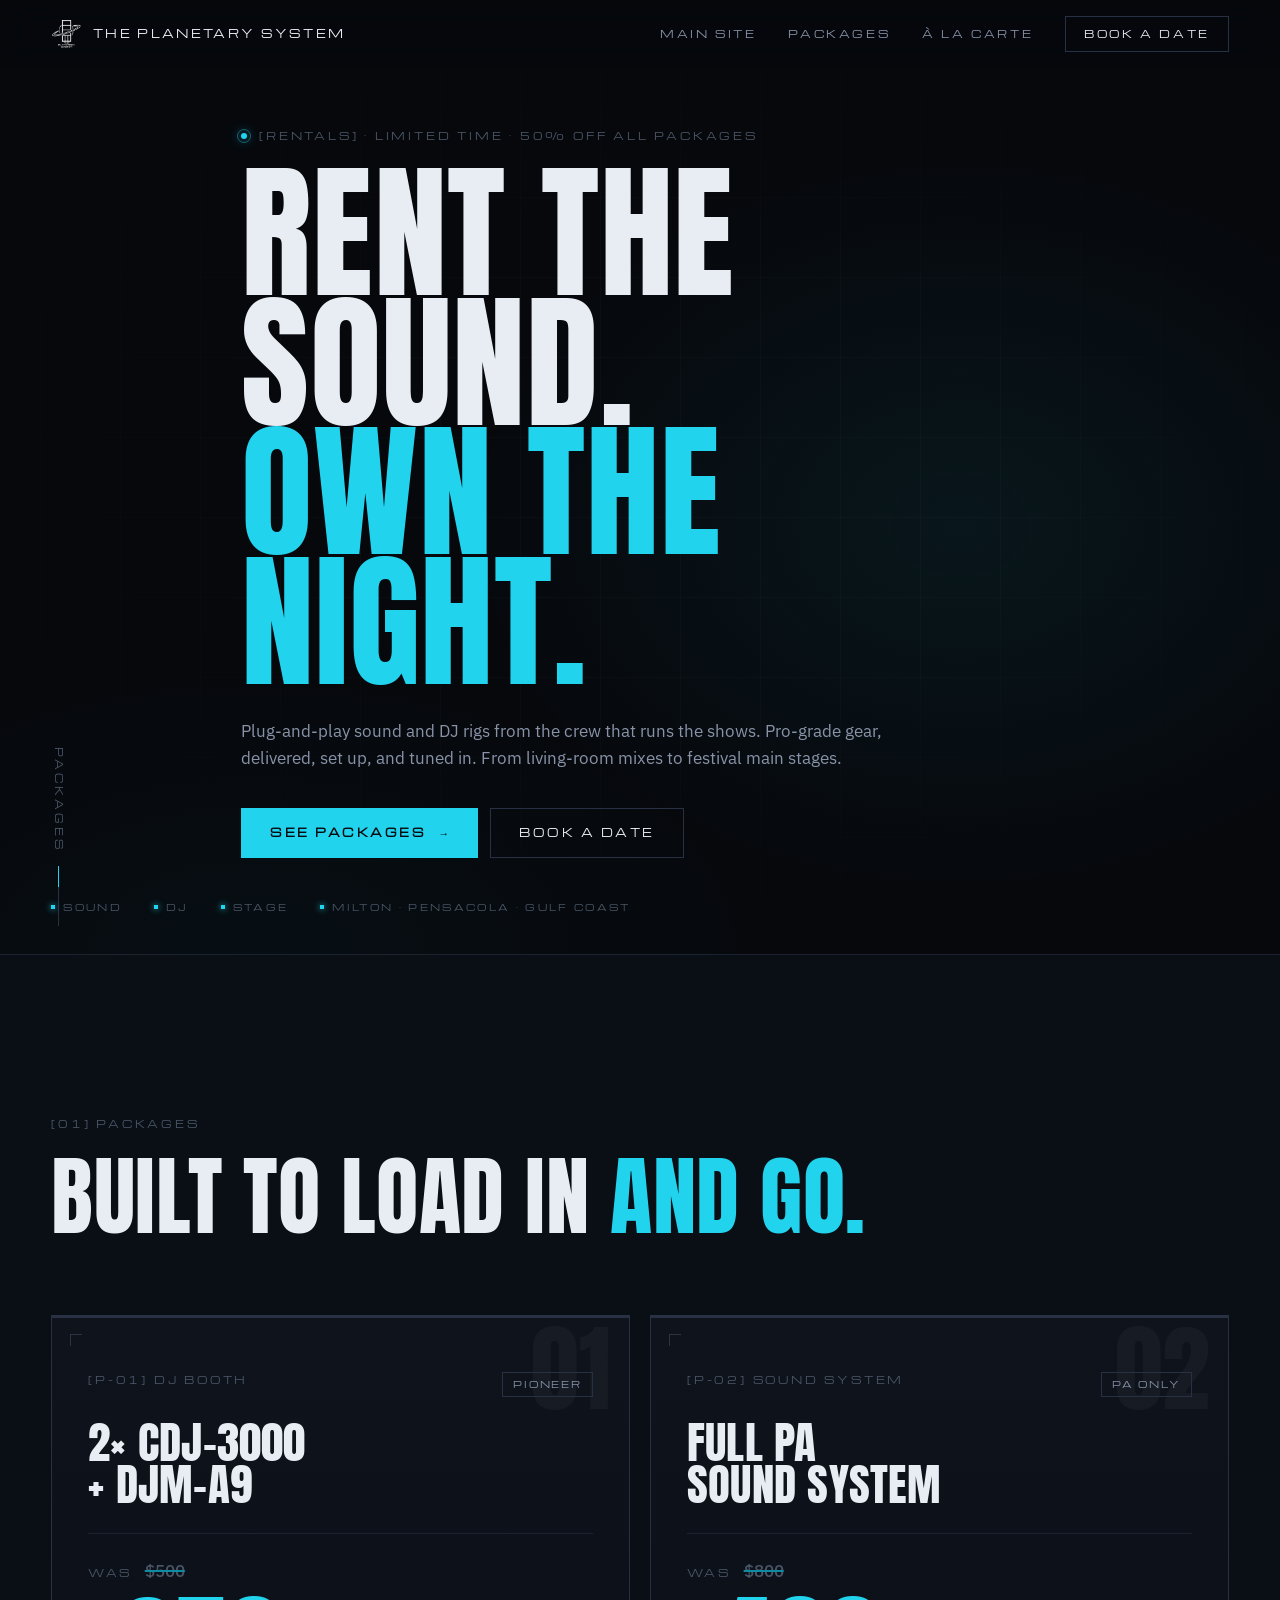
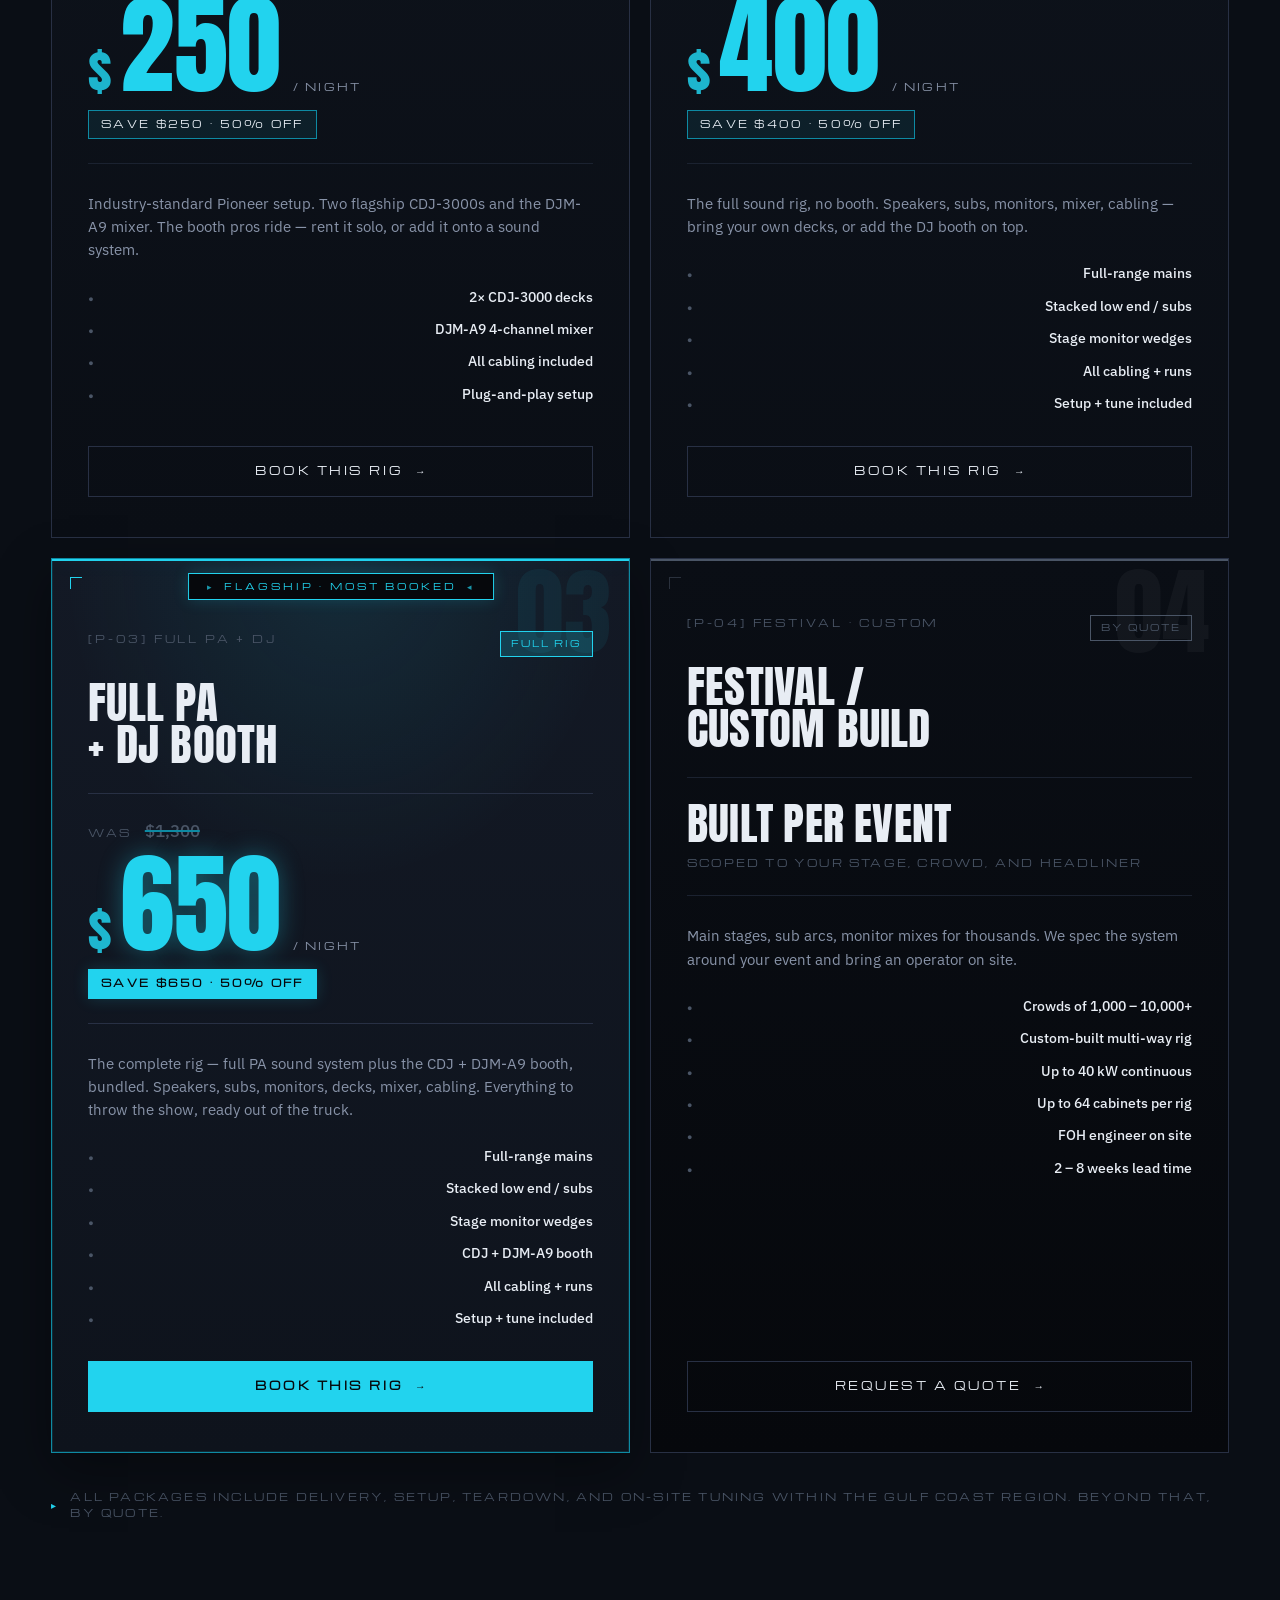
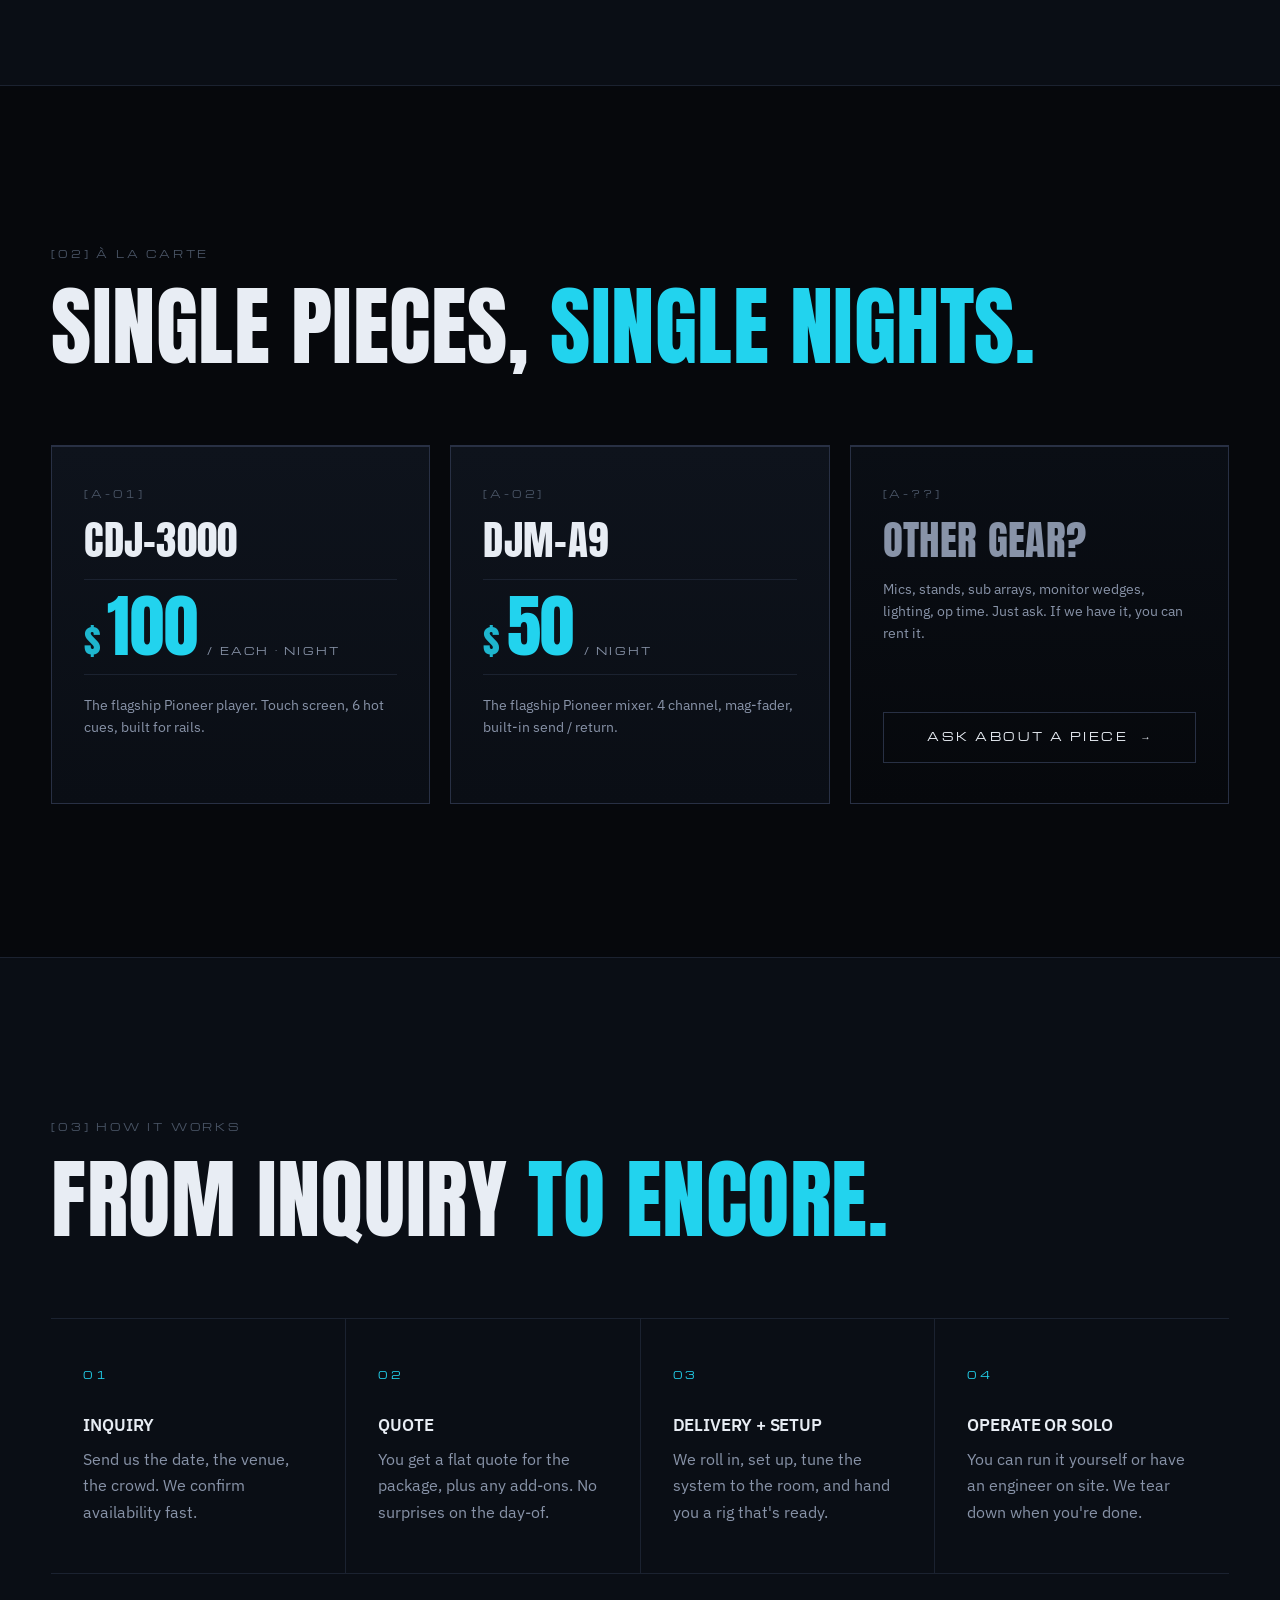
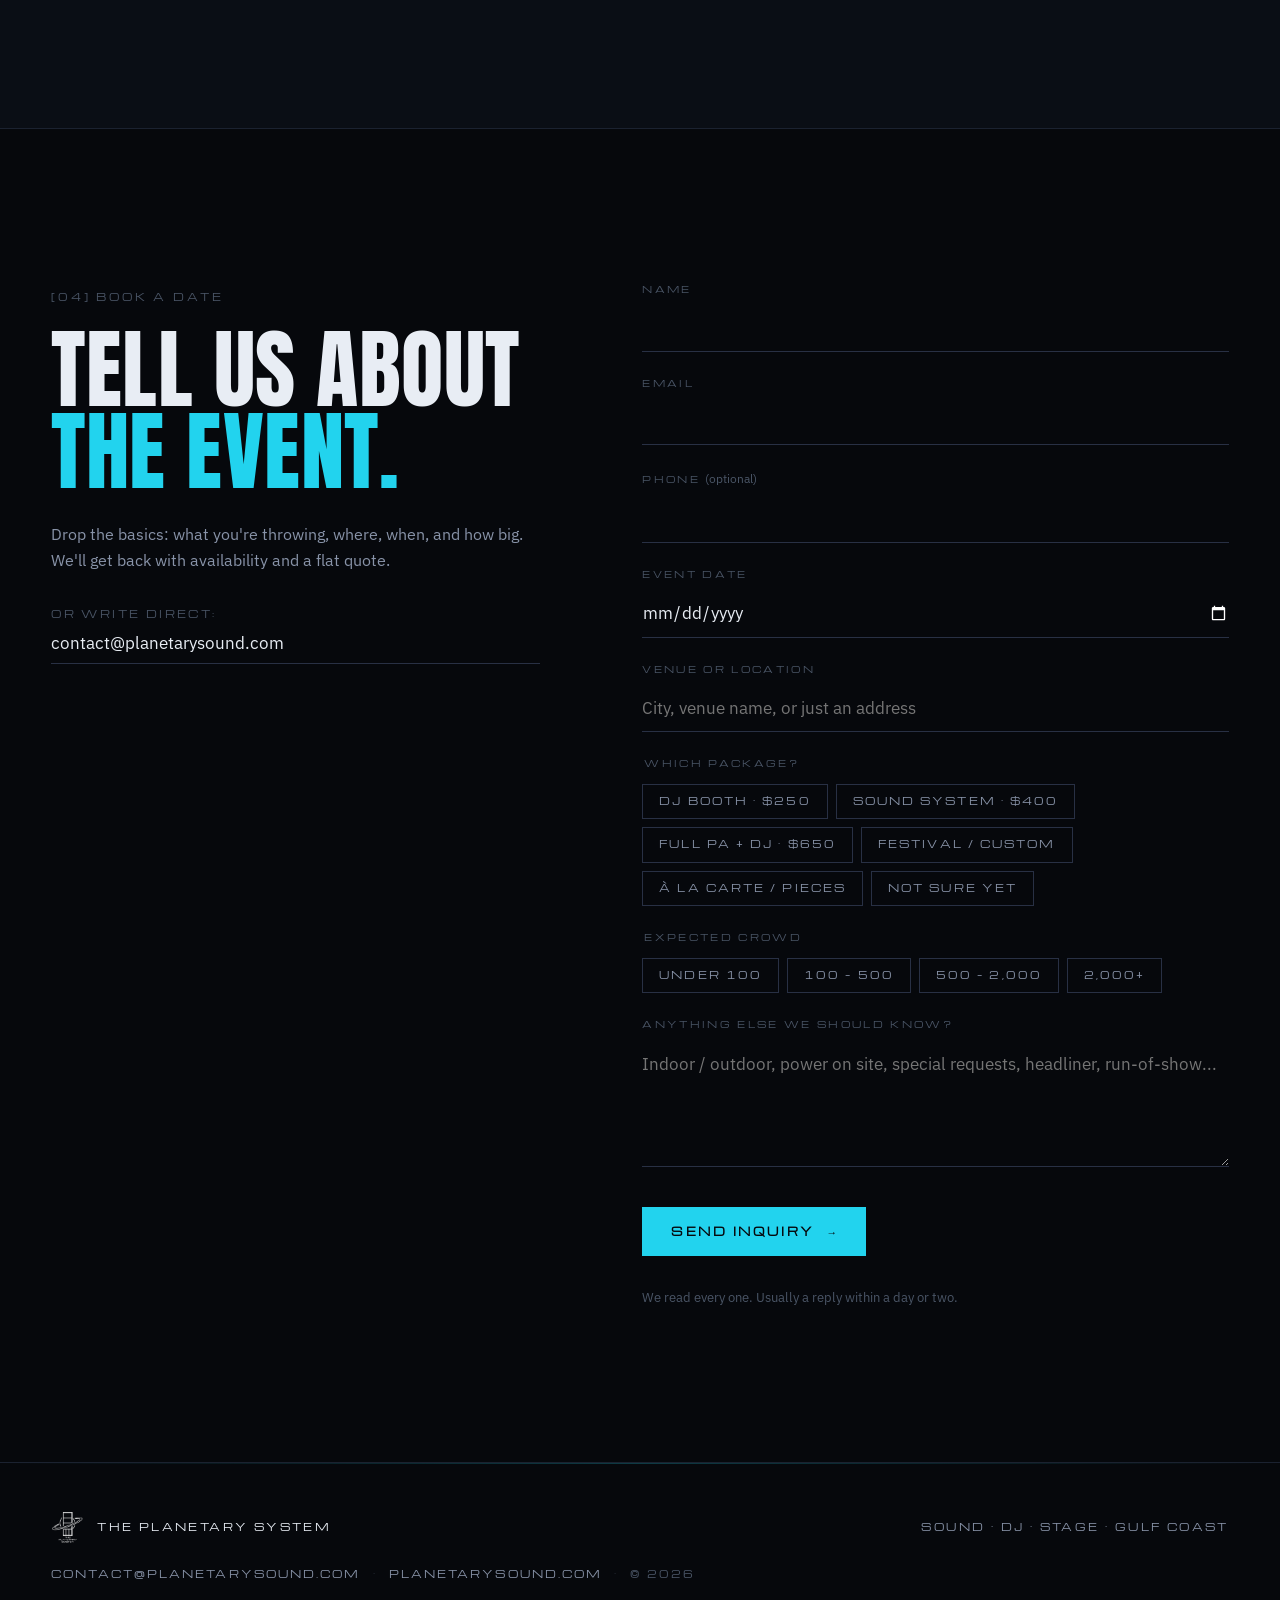
<file: rental.html>
<!doctype html>
<html lang="en">
<head>
  <meta charset="utf-8" />
  <meta name="viewport" content="width=device-width, initial-scale=1" />
  <title>Sound &amp; DJ Rentals · The Planetary System</title>
  <meta name="description" content="Plug-and-play sound &amp; DJ rentals on the Florida Gulf Coast. Full PA + DJ systems, CDJ-3000 booths, festival-scale custom rigs. From the crew that runs the shows." />
  <meta name="theme-color" content="#06080c" />

  <meta property="og:title" content="Sound &amp; DJ Rentals · The Planetary System" />
  <meta property="og:description" content="Plug-and-play rental rigs. Limited-time 50% off all packages." />
  <meta property="og:type" content="website" />
  <meta property="og:url" content="https://rental.planetarysound.com/" />
  <meta property="og:image" content="https://planetarysound.com/assets/og.png" />
  <meta name="twitter:card" content="summary_large_image" />

  <link rel="icon" type="image/png" href="/assets/logo.png" />
  <link rel="apple-touch-icon" href="/assets/logo.png" />

  <link rel="preconnect" href="https://fonts.googleapis.com" />
  <link rel="preconnect" href="https://fonts.gstatic.com" crossorigin />
  <link href="https://fonts.googleapis.com/css2?family=Anton&family=IBM+Plex+Sans:wght@300;400;500;600;700&family=Michroma&display=swap" rel="stylesheet" />

  <link rel="stylesheet" href="/styles.css?v=3" />
</head>
<body>

  <header class="topbar">
    <div class="shell topbar-inner">
      <a href="https://planetarysound.com/" class="brand" aria-label="The Planetary System, home">
        <img src="/assets/logo.png" alt="" class="brand-mark" />
        <span class="brand-wordmark">The Planetary System</span>
      </a>
      <button class="mobile-toggle" aria-expanded="false" aria-controls="primary-nav">
        <span class="sr-only">Menu</span>
        <span class="mobile-toggle-bar"></span>
        <span class="mobile-toggle-bar"></span>
      </button>
      <nav class="nav" id="primary-nav" aria-label="Primary">
        <a href="https://planetarysound.com/">Main Site</a>
        <a href="#packages">Packages</a>
        <a href="#a-la-carte">À la carte</a>
        <a href="#book" class="nav-cta">Book a date</a>
      </nav>
    </div>
  </header>

  <main id="top">

    <!-- HERO ============================================================ -->
    <section class="hero rental-hero">
      <div class="shell hero-content rental-hero-content">
        <p class="eyebrow">
          <span class="eyebrow-dot"></span>
          [Rentals] · Limited time · 50% off all packages
        </p>
        <h1 class="display">
          Rent the sound.<br />
          <span class="signal">Own the night.</span>
        </h1>
        <p class="lede">
          Plug-and-play sound and DJ rigs from the crew that runs the shows. Pro-grade gear, delivered, set up, and tuned in. From living-room mixes to festival main stages.
        </p>
        <div class="hero-actions">
          <a href="#packages" class="btn btn-primary">See packages<span class="arrow" aria-hidden="true">→</span></a>
          <a href="#book" class="btn btn-ghost">Book a date</a>
        </div>
      </div>

      <div class="hero-readout" aria-hidden="true">
        <span><span class="tick"></span>SOUND</span>
        <span><span class="tick"></span>DJ</span>
        <span><span class="tick"></span>STAGE</span>
        <span><span class="tick"></span>MILTON · PENSACOLA · GULF COAST</span>
      </div>

      <div class="hero-scroll" aria-hidden="true">
        <span class="hero-scroll-label">Packages</span>
        <span class="hero-scroll-line"></span>
      </div>
    </section>

    <!-- PACKAGES ======================================================== -->
    <section class="packages" id="packages">
      <div class="shell">
        <header class="section-head">
          <p class="section-label">[01] Packages</p>
          <h2 class="h2">Built to load in <span class="signal">and go.</span></h2>
        </header>

        <div class="pricing-grid">

          <!-- P-01 DJ BOOTH -->
          <article class="price-card" data-pnum="01">
            <span class="card-ghost-num" aria-hidden="true">01</span>
            <div class="price-card-head">
              <p class="card-label">[P-01] DJ Booth</p>
              <span class="price-badge">Pioneer</span>
            </div>
            <h3 class="price-name">2× CDJ-3000<br />+ DJM-A9</h3>

            <div class="price-block">
              <div class="was-chip">Was <span class="was">$500</span></div>
              <div class="now-row">
                <span class="dollar" aria-hidden="true">$</span><span class="now">250</span><span class="per">/ night</span>
              </div>
              <div class="save-chip">Save $250 · 50% off</div>
            </div>

            <p class="price-blurb">
              Industry-standard Pioneer setup. Two flagship CDJ-3000s and the DJM-A9 mixer. The booth pros ride — rent it solo, or add it onto a sound system.
            </p>
            <ul class="spec-list spec-list-pricing">
              <li><span class="spec-dot" aria-hidden="true">●</span><span>2× CDJ-3000 decks</span></li>
              <li><span class="spec-dot" aria-hidden="true">●</span><span>DJM-A9 4-channel mixer</span></li>
              <li><span class="spec-dot" aria-hidden="true">●</span><span>All cabling included</span></li>
              <li><span class="spec-dot" aria-hidden="true">●</span><span>Plug-and-play setup</span></li>
            </ul>
            <a href="#book" class="btn btn-ghost card-cta" data-package="DJ Booth">
              Book this rig<span class="arrow" aria-hidden="true">→</span>
            </a>
          </article>

          <!-- P-02 SOUND SYSTEM (PA only) -->
          <article class="price-card" data-pnum="02">
            <span class="card-ghost-num" aria-hidden="true">02</span>
            <div class="price-card-head">
              <p class="card-label">[P-02] Sound System</p>
              <span class="price-badge">PA only</span>
            </div>
            <h3 class="price-name">Full PA<br />Sound System</h3>

            <div class="price-block">
              <div class="was-chip">Was <span class="was">$800</span></div>
              <div class="now-row">
                <span class="dollar" aria-hidden="true">$</span><span class="now">400</span><span class="per">/ night</span>
              </div>
              <div class="save-chip">Save $400 · 50% off</div>
            </div>

            <p class="price-blurb">
              The full sound rig, no booth. Speakers, subs, monitors, mixer, cabling — bring your own decks, or add the DJ booth on top.
            </p>
            <ul class="spec-list spec-list-pricing">
              <li><span class="spec-dot" aria-hidden="true">●</span><span>Full-range mains</span></li>
              <li><span class="spec-dot" aria-hidden="true">●</span><span>Stacked low end / subs</span></li>
              <li><span class="spec-dot" aria-hidden="true">●</span><span>Stage monitor wedges</span></li>
              <li><span class="spec-dot" aria-hidden="true">●</span><span>All cabling + runs</span></li>
              <li><span class="spec-dot" aria-hidden="true">●</span><span>Setup + tune included</span></li>
            </ul>
            <a href="#book" class="btn btn-ghost card-cta" data-package="Sound System">
              Book this rig<span class="arrow" aria-hidden="true">→</span>
            </a>
          </article>

          <!-- P-03 FULL PA + DJ (featured) -->
          <article class="price-card price-card-featured" data-pnum="03">
            <div class="price-card-ribbon" aria-label="Flagship rig, most booked">
              <span class="ribbon-tick">▸</span> Flagship · Most booked <span class="ribbon-tick">◂</span>
            </div>
            <span class="card-ghost-num" aria-hidden="true">03</span>
            <div class="price-card-head">
              <p class="card-label">[P-03] Full PA + DJ</p>
              <span class="price-badge price-badge-featured">Full rig</span>
            </div>
            <h3 class="price-name">Full PA<br />+ DJ Booth</h3>

            <div class="price-block">
              <div class="was-chip">Was <span class="was">$1,300</span></div>
              <div class="now-row">
                <span class="dollar" aria-hidden="true">$</span><span class="now">650</span><span class="per">/ night</span>
              </div>
              <div class="save-chip save-chip-featured">Save $650 · 50% off</div>
            </div>

            <p class="price-blurb">
              The complete rig — full PA sound system plus the CDJ + DJM-A9 booth, bundled. Speakers, subs, monitors, decks, mixer, cabling. Everything to throw the show, ready out of the truck.
            </p>
            <ul class="spec-list spec-list-pricing">
              <li><span class="spec-dot" aria-hidden="true">●</span><span>Full-range mains</span></li>
              <li><span class="spec-dot" aria-hidden="true">●</span><span>Stacked low end / subs</span></li>
              <li><span class="spec-dot" aria-hidden="true">●</span><span>Stage monitor wedges</span></li>
              <li><span class="spec-dot" aria-hidden="true">●</span><span>CDJ + DJM-A9 booth</span></li>
              <li><span class="spec-dot" aria-hidden="true">●</span><span>All cabling + runs</span></li>
              <li><span class="spec-dot" aria-hidden="true">●</span><span>Setup + tune included</span></li>
            </ul>
            <a href="#book" class="btn btn-primary card-cta" data-package="Full PA + DJ">
              Book this rig<span class="arrow" aria-hidden="true">→</span>
            </a>
          </article>

          <!-- P-04 FESTIVAL / CUSTOM -->
          <article class="price-card price-card-quote" data-pnum="04">
            <span class="card-ghost-num" aria-hidden="true">04</span>
            <div class="price-card-head">
              <p class="card-label">[P-04] Festival · Custom</p>
              <span class="price-badge price-badge-quote">By quote</span>
            </div>
            <h3 class="price-name">Festival /<br />Custom Build</h3>

            <div class="price-block price-block-quote">
              <div class="quote-label">Built per event</div>
              <div class="quote-meta">Scoped to your stage, crowd, and headliner</div>
            </div>

            <p class="price-blurb">
              Main stages, sub arcs, monitor mixes for thousands. We spec the system around your event and bring an operator on site.
            </p>
            <ul class="spec-list spec-list-pricing">
              <li><span class="spec-dot" aria-hidden="true">●</span><span>Crowds of 1,000 – 10,000+</span></li>
              <li><span class="spec-dot" aria-hidden="true">●</span><span>Custom-built multi-way rig</span></li>
              <li><span class="spec-dot" aria-hidden="true">●</span><span>Up to 40 kW continuous</span></li>
              <li><span class="spec-dot" aria-hidden="true">●</span><span>Up to 64 cabinets per rig</span></li>
              <li><span class="spec-dot" aria-hidden="true">●</span><span>FOH engineer on site</span></li>
              <li><span class="spec-dot" aria-hidden="true">●</span><span>2 – 8 weeks lead time</span></li>
            </ul>
            <a href="#book" class="btn btn-ghost card-cta" data-package="Festival / Custom">
              Request a quote<span class="arrow" aria-hidden="true">→</span>
            </a>
          </article>

        </div>

        <p class="packages-foot">
          <span class="packages-foot-tick">▸</span>
          All packages include delivery, setup, teardown, and on-site tuning within the Gulf Coast region. Beyond that, by quote.
        </p>
      </div>
    </section>

    <!-- À LA CARTE ===================================================== -->
    <section class="a-la-carte" id="a-la-carte">
      <div class="shell">
        <header class="section-head">
          <p class="section-label">[02] À la carte</p>
          <h2 class="h2">Single pieces, <span class="signal">single nights.</span></h2>
        </header>

        <div class="alc-grid">
          <article class="alc-item">
            <p class="card-label">[A-01]</p>
            <h3 class="alc-name">CDJ-3000</h3>
            <div class="alc-price-row">
              <span class="dollar" aria-hidden="true">$</span><span class="now">100</span><span class="per">/ each · night</span>
            </div>
            <p class="alc-blurb">
              The flagship Pioneer player. Touch screen, 6 hot cues, built for rails.
            </p>
          </article>

          <article class="alc-item">
            <p class="card-label">[A-02]</p>
            <h3 class="alc-name">DJM-A9</h3>
            <div class="alc-price-row">
              <span class="dollar" aria-hidden="true">$</span><span class="now">50</span><span class="per">/ night</span>
            </div>
            <p class="alc-blurb">
              The flagship Pioneer mixer. 4 channel, mag-fader, built-in send / return.
            </p>
          </article>

          <article class="alc-item alc-more">
            <p class="card-label">[A-??]</p>
            <h3 class="alc-name">Other gear?</h3>
            <p class="alc-blurb">
              Mics, stands, sub arrays, monitor wedges, lighting, op time. Just ask. If we have it, you can rent it.
            </p>
            <a href="#book" class="btn btn-ghost alc-cta">
              Ask about a piece<span class="arrow" aria-hidden="true">→</span>
            </a>
          </article>
        </div>
      </div>
    </section>

    <!-- HOW IT WORKS =================================================== -->
    <section class="process" id="how">
      <div class="shell">
        <header class="section-head">
          <p class="section-label">[03] How it works</p>
          <h2 class="h2">From inquiry <span class="signal">to encore.</span></h2>
        </header>

        <ol class="process-steps">
          <li class="process-step">
            <p class="step-num">01</p>
            <h3 class="h4">Inquiry</h3>
            <p class="prose">
              Send us the date, the venue, the crowd. We confirm availability fast.
            </p>
          </li>
          <li class="process-step">
            <p class="step-num">02</p>
            <h3 class="h4">Quote</h3>
            <p class="prose">
              You get a flat quote for the package, plus any add-ons. No surprises on the day-of.
            </p>
          </li>
          <li class="process-step">
            <p class="step-num">03</p>
            <h3 class="h4">Delivery + setup</h3>
            <p class="prose">
              We roll in, set up, tune the system to the room, and hand you a rig that's ready.
            </p>
          </li>
          <li class="process-step">
            <p class="step-num">04</p>
            <h3 class="h4">Operate or solo</h3>
            <p class="prose">
              You can run it yourself or have an engineer on site. We tear down when you're done.
            </p>
          </li>
        </ol>
      </div>
    </section>

    <!-- BOOK / INQUIRY ================================================= -->
    <section class="contact" id="book">
      <div class="shell contact-grid">
        <div class="contact-intro">
          <p class="section-label">[04] Book a date</p>
          <h2 class="h2">Tell us about <span class="signal">the event.</span></h2>
          <p class="prose">
            Drop the basics: what you're throwing, where, when, and how big. We'll get back with availability and a flat quote.
          </p>
          <p class="contact-direct">
            Or write direct:
            <a href="mailto:contact@planetarysound.com">contact@planetarysound.com</a>
          </p>
        </div>

        <form
          class="quote-form"
          action="https://formsubmit.co/contact@planetarysound.com"
          method="POST"
          novalidate
        >
          <input type="hidden" name="_subject" value="New rental inquiry · rental.planetarysound.com" />
          <input type="hidden" name="_template" value="table" />
          <input type="hidden" name="_captcha" value="true" />
          <input type="hidden" name="_next" value="https://planetarysound.com/thanks.html" />
          <input type="text" name="_honey" style="display:none" tabindex="-1" autocomplete="off" />

          <label class="field">
            <span class="field-label">Name</span>
            <input type="text" name="name" required autocomplete="name" />
          </label>

          <label class="field">
            <span class="field-label">Email</span>
            <input type="email" name="email" required autocomplete="email" />
          </label>

          <label class="field">
            <span class="field-label">Phone <span class="field-hint">(optional)</span></span>
            <input type="tel" name="phone" autocomplete="tel" />
          </label>

          <label class="field">
            <span class="field-label">Event date</span>
            <input type="date" name="event_date" />
          </label>

          <label class="field">
            <span class="field-label">Venue or location</span>
            <input type="text" name="venue" placeholder="City, venue name, or just an address" />
          </label>

          <fieldset class="field field-radio">
            <legend class="field-label">Which package?</legend>
            <div class="radio-row">
              <label class="radio">
                <input type="radio" name="package" id="pkg-dj" value="DJ Booth · $250/night" required />
                <span>DJ Booth · $250</span>
              </label>
              <label class="radio">
                <input type="radio" name="package" id="pkg-sound" value="Sound System · $400/night" />
                <span>Sound System · $400</span>
              </label>
              <label class="radio">
                <input type="radio" name="package" id="pkg-full" value="Full PA + DJ · $650/night" />
                <span>Full PA + DJ · $650</span>
              </label>
              <label class="radio">
                <input type="radio" name="package" id="pkg-fest" value="Festival / Custom · by quote" />
                <span>Festival / Custom</span>
              </label>
              <label class="radio">
                <input type="radio" name="package" id="pkg-alc" value="À la carte / pieces" />
                <span>À la carte / pieces</span>
              </label>
              <label class="radio">
                <input type="radio" name="package" id="pkg-unsure" value="Not sure yet" />
                <span>Not sure yet</span>
              </label>
            </div>
          </fieldset>

          <fieldset class="field field-radio">
            <legend class="field-label">Expected crowd</legend>
            <div class="radio-row">
              <label class="radio">
                <input type="radio" name="crowd" value="Under 100" />
                <span>Under 100</span>
              </label>
              <label class="radio">
                <input type="radio" name="crowd" value="100 – 500" />
                <span>100 – 500</span>
              </label>
              <label class="radio">
                <input type="radio" name="crowd" value="500 – 2,000" />
                <span>500 – 2,000</span>
              </label>
              <label class="radio">
                <input type="radio" name="crowd" value="2,000+" />
                <span>2,000+</span>
              </label>
            </div>
          </fieldset>

          <label class="field">
            <span class="field-label">Anything else we should know?</span>
            <textarea name="message" rows="4" placeholder="Indoor / outdoor, power on site, special requests, headliner, run-of-show..."></textarea>
          </label>

          <button type="submit" class="btn btn-primary btn-submit">
            Send inquiry <span class="arrow" aria-hidden="true">→</span>
          </button>
          <p class="form-foot">We read every one. Usually a reply within a day or two.</p>
        </form>
      </div>
    </section>

  </main>

  <footer class="site-foot">
    <div class="shell site-foot-inner">
      <div class="foot-brand">
        <img src="/assets/logo.png" alt="" class="foot-mark" />
        <p class="foot-wordmark">The Planetary System</p>
      </div>
      <p class="foot-tag">Sound · DJ · Stage · Gulf Coast</p>
      <p class="foot-meta">
        <a href="mailto:contact@planetarysound.com">contact@planetarysound.com</a>
        <span class="foot-dot" aria-hidden="true">·</span>
        <a href="https://planetarysound.com/">planetarysound.com</a>
        <span class="foot-dot" aria-hidden="true">·</span>
        <span>© <span id="foot-year">2026</span></span>
      </p>
    </div>
  </footer>

  <script>
    // Minimal page-level JS: year, mobile nav, prefill package from card CTAs
    (function () {
      var year = document.getElementById('foot-year');
      if (year) year.textContent = String(new Date().getFullYear());

      var topbar = document.querySelector('.topbar');
      function onScroll() {
        if (!topbar) return;
        if (window.scrollY > 24) topbar.classList.add('is-scrolled');
        else topbar.classList.remove('is-scrolled');
      }
      window.addEventListener('scroll', onScroll, { passive: true });
      onScroll();

      var toggle = document.querySelector('.mobile-toggle');
      var nav = document.getElementById('primary-nav');
      if (toggle && nav) {
        toggle.addEventListener('click', function () {
          var open = nav.classList.toggle('is-open');
          toggle.setAttribute('aria-expanded', open ? 'true' : 'false');
        });
        nav.querySelectorAll('a').forEach(function (a) {
          a.addEventListener('click', function () {
            nav.classList.remove('is-open');
            toggle.setAttribute('aria-expanded', 'false');
          });
        });
      }

      // Card CTAs pre-select the matching package radio
      var ctas = document.querySelectorAll('.card-cta[data-package]');
      ctas.forEach(function (link) {
        link.addEventListener('click', function () {
          var pkg = link.getAttribute('data-package');
          var radio = document.querySelector('input[name="package"][value^="' + pkg + '"]');
          if (radio) radio.checked = true;
        });
      });
    })();
  </script>
</body>
</html>
</file>
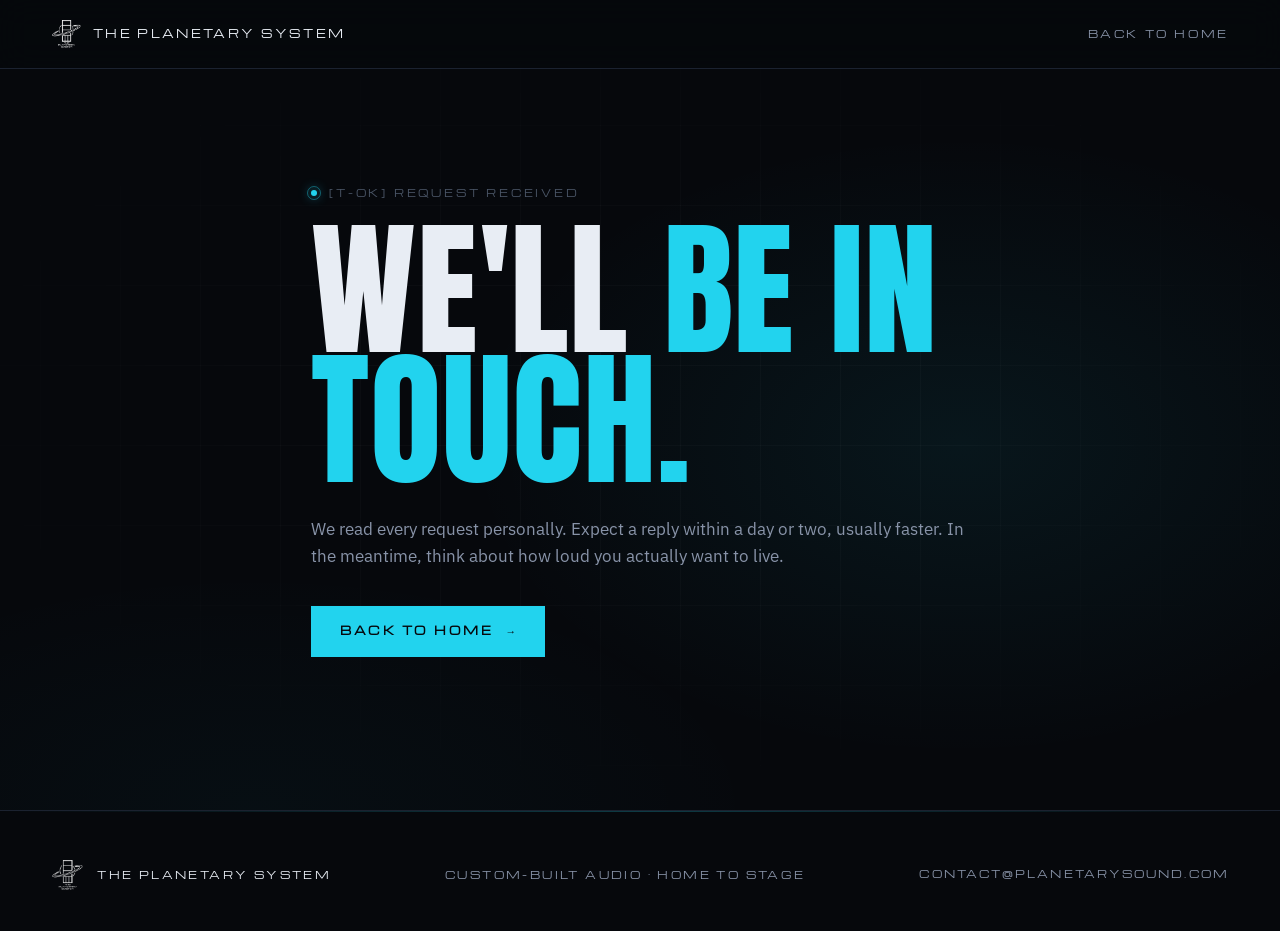
<file: thanks.html>
<!doctype html>
<html lang="en">
<head>
  <meta charset="utf-8" />
  <meta name="viewport" content="width=device-width, initial-scale=1" />
  <title>Thanks · The Planetary System</title>
  <meta name="robots" content="noindex" />
  <link rel="icon" type="image/png" href="assets/logo.png" />
  <link rel="preconnect" href="https://fonts.googleapis.com" />
  <link rel="preconnect" href="https://fonts.gstatic.com" crossorigin />
  <link href="https://fonts.googleapis.com/css2?family=Anton&family=IBM+Plex+Sans:wght@300;400;500;600;700&family=Michroma&display=swap" rel="stylesheet" />
  <link rel="stylesheet" href="styles.css" />
</head>
<body>
  <header class="topbar is-scrolled">
    <div class="shell topbar-inner">
      <a href="index.html" class="brand">
        <img src="assets/logo.png" alt="" class="brand-mark" />
        <span class="brand-wordmark">The Planetary System</span>
      </a>
      <nav class="nav" aria-label="Primary">
        <a href="index.html">Back to home</a>
      </nav>
    </div>
  </header>

  <main>
    <section class="hero" style="min-height: 90svh;">
      <div class="shell hero-content">
        <p class="eyebrow"><span class="eyebrow-dot"></span>[T-OK] Request received</p>
        <h1 class="display">We'll <span class="signal">be in touch.</span></h1>
        <p class="lede">
          We read every request personally. Expect a reply within a day or two, usually faster. In the meantime, think about how loud you actually want to live.
        </p>
        <div class="hero-actions">
          <a href="index.html" class="btn btn-primary">Back to home<span class="arrow">→</span></a>
        </div>
      </div>
    </section>
  </main>

  <footer class="site-foot">
    <div class="shell site-foot-inner">
      <div class="foot-brand">
        <img src="assets/logo.png" alt="" class="foot-mark" />
        <p class="foot-wordmark">The Planetary System</p>
      </div>
      <p class="foot-tag">Custom-built audio · Home to stage</p>
      <p class="foot-meta">
        <a href="mailto:contact@planetarysound.com">contact@planetarysound.com</a>
      </p>
    </div>
  </footer>
</body>
</html>
</file>
<file: styles.css>
/* ============================================================
   The Planetary System: planetarysound.com
   Industrial audio aesthetic: deep-space blue-black, electric
   cyan signal accent, condensed industrial display + technical
   geometric body. Audio-engineering / touring lineage.
   ============================================================ */

:root {
  --bg:        #06080c;
  --bg-rise:   #0a0e15;
  --surface:   #0e131c;
  --surface-2: #131925;

  --hairline:  #1b2230;
  --hairline-2:#283044;

  --text:      #e8edf4;   /* cool near-white, no warm cast */
  --text-dim:  #8893a8;   /* cool slate */
  --text-mute: #4a5566;

  --signal:    #22d3ee;   /* electric cyan: sound/signal */
  --signal-dim:#0e8aa3;
  --signal-glow:rgba(34, 211, 238, 0.18);

  --warning:   #f97316;   /* used only for the live/touring spark */

  --max:    1320px;
  --gutter: clamp(20px, 4vw, 56px);

  --display: "Anton", "Impact", "Arial Narrow Bold", sans-serif;
  --sans:    "IBM Plex Sans", -apple-system, "Segoe UI", sans-serif;
  --mono:    "Michroma", "Courier New", monospace;

  --ease:    cubic-bezier(.22,.61,.36,1);
}

/* ---------- Reset ---------- */
*, *::before, *::after { box-sizing: border-box; }
html { -webkit-text-size-adjust: 100%; }
body {
  margin: 0;
  font-family: var(--sans);
  font-weight: 400;
  font-size: 16.5px;
  line-height: 1.6;
  color: var(--text);
  background: var(--bg);
  -webkit-font-smoothing: antialiased;
  text-rendering: optimizeLegibility;
  overflow-x: hidden;
}
img { max-width: 100%; display: block; }
a { color: inherit; text-decoration: none; }
button { font-family: inherit; cursor: pointer; border: 0; background: 0; color: inherit; padding: 0; }
input, textarea, select { font-family: inherit; font-size: inherit; color: inherit; }

::selection { background: var(--signal); color: var(--bg); }

.sr-only {
  position: absolute; width: 1px; height: 1px; padding: 0;
  margin: -1px; overflow: hidden; clip: rect(0,0,0,0);
  white-space: nowrap; border: 0;
}

.shell {
  max-width: var(--max);
  margin: 0 auto;
  padding-left: var(--gutter);
  padding-right: var(--gutter);
}

/* ---------- Topbar ---------- */
.topbar {
  position: fixed;
  inset: 0 0 auto 0;
  z-index: 50;
  background: rgba(6, 8, 12, 0.55);
  backdrop-filter: blur(16px) saturate(140%);
  -webkit-backdrop-filter: blur(16px) saturate(140%);
  border-bottom: 1px solid transparent;
  transition: background .3s var(--ease), border-color .3s var(--ease);
}
.topbar.is-scrolled {
  background: rgba(6, 8, 12, 0.88);
  border-bottom-color: var(--hairline);
}
.topbar-inner {
  display: flex;
  align-items: center;
  justify-content: space-between;
  height: 68px;
  gap: 24px;
}
.brand {
  display: inline-flex;
  align-items: center;
  gap: 12px;
  color: var(--text);
}
.brand-mark {
  width: 30px;
  height: 30px;
  object-fit: contain;
  filter: invert(1) brightness(1.1) saturate(0);
  opacity: .95;
}
.brand-wordmark {
  font-family: var(--mono);
  font-size: 10.5px;
  letter-spacing: 0.22em;
  text-transform: uppercase;
  color: var(--text);
}
.nav {
  display: flex;
  align-items: center;
  gap: 32px;
}
.nav a {
  font-family: var(--mono);
  font-size: 10px;
  letter-spacing: 0.26em;
  text-transform: uppercase;
  color: var(--text-dim);
  position: relative;
  transition: color .2s var(--ease);
}
.nav a:hover { color: var(--text); }
.nav a::after {
  content: "";
  position: absolute;
  left: 0; right: 0; bottom: -10px;
  height: 1px;
  background: var(--signal);
  box-shadow: 0 0 8px var(--signal-glow);
  transform: scaleX(0);
  transform-origin: left;
  transition: transform .3s var(--ease);
}
.nav a:hover::after { transform: scaleX(1); }

.nav-cta {
  border: 1px solid var(--hairline-2);
  padding: 9px 18px;
  color: var(--text) !important;
  position: relative;
  transition: border-color .25s var(--ease), color .25s var(--ease), background .25s var(--ease) !important;
}
.nav-cta:hover {
  border-color: var(--signal);
  color: var(--signal) !important;
  background: var(--signal-glow);
}
.nav-cta::after { display: none; }

.mobile-toggle {
  display: none;
  width: 40px;
  height: 32px;
  flex-direction: column;
  justify-content: center;
  align-items: center;
  gap: 6px;
}
.mobile-toggle-bar {
  display: block;
  width: 22px;
  height: 1.5px;
  background: var(--text);
  transition: transform .3s var(--ease), opacity .3s var(--ease);
}
.mobile-toggle[aria-expanded="true"] .mobile-toggle-bar:nth-child(1) {
  transform: translateY(3.75px) rotate(45deg);
}
.mobile-toggle[aria-expanded="true"] .mobile-toggle-bar:nth-child(2) {
  transform: translateY(-3.75px) rotate(-45deg);
}

/* ---------- Typography primitives ---------- */
.display {
  font-family: var(--display);
  font-weight: 400;
  font-size: clamp(64px, 11.5vw, 178px);
  line-height: 0.88;
  letter-spacing: 0.005em;
  text-transform: uppercase;
  margin: 0 0 32px 0;
  color: var(--text);
}
.display .signal {
  color: var(--signal);
  position: relative;
}
.h2 {
  font-family: var(--display);
  font-weight: 400;
  font-size: clamp(44px, 6.8vw, 92px);
  line-height: 0.94;
  letter-spacing: 0.006em;
  text-transform: uppercase;
  margin: 0 0 28px 0;
  color: var(--text);
}
.h2 .signal { color: var(--signal); }
.h3 {
  font-family: var(--sans);
  font-weight: 600;
  font-size: clamp(22px, 2.1vw, 26px);
  line-height: 1.18;
  letter-spacing: -0.012em;
  margin: 0 0 16px 0;
  color: var(--text);
}
.h4 {
  font-family: var(--sans);
  font-weight: 600;
  font-size: 17px;
  line-height: 1.25;
  letter-spacing: -0.005em;
  text-transform: uppercase;
  margin: 0 0 10px 0;
  color: var(--text);
}
.lede {
  font-size: clamp(16.5px, 1.35vw, 19px);
  line-height: 1.55;
  color: var(--text-dim);
  max-width: 38em;
  margin: 0 0 36px 0;
  font-weight: 400;
}
.prose {
  font-size: 16px;
  line-height: 1.65;
  color: var(--text-dim);
  margin: 0 0 16px 0;
  max-width: 42em;
}
.prose:last-child { margin-bottom: 0; }
.prose-muted { color: var(--text-mute); }
.prose strong {
  color: var(--text);
  font-weight: 500;
}
.prose .signal { color: var(--signal); font-weight: 500; }

/* Section / card labels: bracketed, technical */
.eyebrow,
.section-label,
.card-label {
  font-family: var(--mono);
  font-size: 10px;
  letter-spacing: 0.28em;
  text-transform: uppercase;
  color: var(--text-mute);
  margin: 0 0 24px 0;
  display: inline-flex;
  align-items: center;
  gap: 12px;
}
.eyebrow-dot {
  display: inline-block;
  width: 6px; height: 6px;
  border-radius: 50%;
  background: var(--signal);
  box-shadow: 0 0 12px var(--signal);
  position: relative;
}
.eyebrow-dot::after {
  content: "";
  position: absolute;
  inset: -4px;
  border-radius: 50%;
  border: 1px solid var(--signal);
  opacity: .4;
  animation: pulse 2.4s var(--ease) infinite;
}
@keyframes pulse {
  0%   { transform: scale(.6); opacity: .8; }
  100% { transform: scale(1.8); opacity: 0; }
}

/* ---------- Buttons ---------- */
.btn {
  display: inline-flex;
  align-items: center;
  gap: 14px;
  font-family: var(--mono);
  font-size: 10.5px;
  letter-spacing: 0.24em;
  text-transform: uppercase;
  padding: 16px 28px;
  border: 1px solid transparent;
  transition: all .3s var(--ease);
  cursor: pointer;
  text-decoration: none;
  white-space: nowrap;
  position: relative;
}
.btn .arrow {
  display: inline-block;
  transition: transform .3s var(--ease);
}
.btn:hover .arrow { transform: translateX(4px); }
.btn-primary {
  background: var(--signal);
  color: var(--bg);
  font-weight: 700;
}
.btn-primary:hover {
  background: var(--text);
  color: var(--bg);
}
.btn-ghost {
  border-color: var(--hairline-2);
  color: var(--text);
}
.btn-ghost:hover {
  border-color: var(--signal);
  color: var(--signal);
}

.text-link {
  display: inline-flex;
  align-items: center;
  gap: 12px;
  font-family: var(--mono);
  font-size: 10.5px;
  letter-spacing: 0.24em;
  text-transform: uppercase;
  color: var(--text);
  padding-bottom: 4px;
  border-bottom: 1px solid var(--hairline-2);
  margin-top: 40px;
  transition: border-color .3s var(--ease), color .3s var(--ease);
}
.text-link:hover { border-color: var(--signal); color: var(--signal); }
.text-link:hover .arrow { transform: translateX(4px); }

/* ============================================================
   HERO
   ============================================================ */
.hero {
  position: relative;
  min-height: 100svh;
  display: flex;
  align-items: center;
  padding: 120px 0 96px;
  overflow: hidden;
  isolation: isolate;
}
.hero::before {
  content: "";
  position: absolute;
  inset: 0;
  z-index: -2;
  background:
    radial-gradient(ellipse 70% 70% at 75% 55%, rgba(34, 211, 238, 0.07), transparent 55%),
    radial-gradient(ellipse 80% 60% at 20% 100%, rgba(34, 211, 238, 0.03), transparent 50%),
    var(--bg);
}
/* Grid line backdrop: technical drawing feel */
.hero::after {
  content: "";
  position: absolute;
  inset: 0;
  z-index: -1;
  background-image:
    linear-gradient(to right, rgba(255,255,255,0.025) 1px, transparent 1px),
    linear-gradient(to bottom, rgba(255,255,255,0.025) 1px, transparent 1px);
  background-size: 80px 80px;
  background-position: center center;
  mask-image: radial-gradient(ellipse 80% 70% at 50% 50%, black 30%, transparent 75%);
  -webkit-mask-image: radial-gradient(ellipse 80% 70% at 50% 50%, black 30%, transparent 75%);
  pointer-events: none;
}
.hero-canvas-wrap {
  position: absolute;
  top: 0; right: 0;
  width: 62%;
  height: 100%;
  z-index: -1;
  pointer-events: none;
}
#hero-canvas {
  width: 100%;
  height: 100%;
  display: block;
}
.hero-content {
  position: relative;
  max-width: 760px;
}
.hero-actions {
  display: flex;
  gap: 12px;
  flex-wrap: wrap;
  margin-top: 8px;
}
.hero-scroll {
  position: absolute;
  bottom: 28px;
  left: var(--gutter);
  display: flex;
  flex-direction: column;
  align-items: center;
  gap: 14px;
  color: var(--text-mute);
}
.hero-scroll-label {
  font-family: var(--mono);
  font-size: 9.5px;
  letter-spacing: 0.32em;
  text-transform: uppercase;
  writing-mode: vertical-rl;
}
.hero-scroll-line {
  width: 1px;
  height: 60px;
  background: var(--hairline-2);
  position: relative;
  overflow: hidden;
}
.hero-scroll-line::after {
  content: "";
  position: absolute;
  top: 0; left: 0;
  width: 100%;
  height: 35%;
  background: var(--signal);
  box-shadow: 0 0 8px var(--signal);
  animation: scrollPulse 2.4s var(--ease) infinite;
}
@keyframes scrollPulse {
  0%   { transform: translateY(-100%); opacity: 0; }
  30%  { opacity: 1; }
  100% { transform: translateY(280%); opacity: 0; }
}

/* Tech readout strip: like a spec sheet under the hero */
.hero-readout {
  position: absolute;
  left: var(--gutter);
  right: var(--gutter);
  bottom: 40px;
  display: flex;
  gap: 32px;
  flex-wrap: wrap;
  font-family: var(--mono);
  font-size: 9px;
  letter-spacing: 0.26em;
  text-transform: uppercase;
  color: var(--text-mute);
  z-index: 1;
  pointer-events: none;
  max-width: 60%;
}
.hero-readout span { display: inline-flex; align-items: center; gap: 8px; }
.hero-readout .tick {
  display: inline-block;
  width: 4px; height: 4px;
  background: var(--signal);
  box-shadow: 0 0 6px var(--signal);
}

/* ============================================================
   SECTION SCAFFOLD
   ============================================================ */
section {
  position: relative;
  padding: clamp(96px, 12vw, 180px) 0;
  border-top: 1px solid var(--hairline);
}
.hero { border-top: 0; }
.section-head {
  margin-bottom: clamp(48px, 6vw, 88px);
  max-width: 60em;
}

/* ---------- Approach ---------- */
.approach { background: var(--bg); }
.approach-grid {
  display: grid;
  grid-template-columns: 240px 1fr;
  gap: clamp(40px, 6vw, 96px);
  align-items: start;
}
.approach-body { max-width: 36em; }

/* ---------- Systems (shared) ---------- */
.systems-home { background: var(--bg-rise); }
.systems-grid {
  display: grid;
  grid-template-columns: repeat(3, 1fr);
  gap: 1px;
  background: var(--hairline);
  border-top: 1px solid var(--hairline);
  border-bottom: 1px solid var(--hairline);
}
.system-card {
  background: var(--bg-rise);
  padding: 48px 36px;
  transition: background .3s var(--ease);
  position: relative;
}
.system-card::before {
  /* Corner ticks: technical drawing markers */
  content: "";
  position: absolute;
  top: 20px; left: 20px;
  width: 10px; height: 10px;
  border-top: 1px solid var(--signal);
  border-left: 1px solid var(--signal);
  opacity: .5;
  transition: opacity .3s var(--ease);
}
.system-card:hover { background: var(--surface); }
.system-card:hover::before { opacity: 1; }
.system-card .card-label {
  margin-bottom: 28px;
}
.spec-list {
  list-style: none;
  margin: 28px 0 0;
  padding: 0;
  border-top: 1px solid var(--hairline);
}
.spec-list li {
  display: flex;
  justify-content: space-between;
  gap: 16px;
  padding: 14px 0;
  border-bottom: 1px solid var(--hairline);
  font-size: 14px;
  color: var(--text-dim);
}
.spec-list li span:first-child {
  color: var(--text-mute);
  font-family: var(--mono);
  font-size: 9px;
  letter-spacing: 0.26em;
  text-transform: uppercase;
  padding-top: 4px;
  flex-shrink: 0;
}
.spec-list li span:last-child {
  text-align: right;
  color: var(--text);
  font-weight: 500;
}

/* ---------- Live systems ---------- */
.systems-live {
  background: var(--bg);
  position: relative;
}
.systems-live::before {
  /* faint scan-line strip at top: feels like equipment chassis */
  content: "";
  position: absolute;
  top: 0; left: 0; right: 0;
  height: 1px;
  background: linear-gradient(to right, transparent, var(--signal) 50%, transparent);
  opacity: .35;
}
.systems-live-grid {
  display: grid;
  grid-template-columns: 1.1fr 1fr;
  gap: clamp(48px, 8vw, 120px);
  align-items: end;
}
.stat-grid {
  display: grid;
  grid-template-columns: 1fr 1fr;
  gap: 1px;
  background: var(--hairline);
  border: 1px solid var(--hairline);
  margin: 0;
}
.stat {
  background: var(--bg);
  padding: 32px 28px;
  position: relative;
}
.stat dt {
  font-family: var(--mono);
  font-size: 9px;
  letter-spacing: 0.26em;
  text-transform: uppercase;
  color: var(--text-mute);
  margin-bottom: 18px;
}
.stat dd {
  font-family: var(--display);
  font-weight: 400;
  font-size: clamp(52px, 5.2vw, 72px);
  line-height: 0.9;
  letter-spacing: 0.01em;
  text-transform: uppercase;
  margin: 0;
  color: var(--text);
}
.stat-plus,
.stat-unit {
  color: var(--signal);
  font-size: 0.55em;
  margin-left: 4px;
  vertical-align: super;
}

/* ---------- Process ---------- */
.process { background: var(--bg-rise); }
.process-steps {
  list-style: none;
  padding: 0;
  margin: 0;
  display: grid;
  grid-template-columns: repeat(4, 1fr);
  gap: 1px;
  background: var(--hairline);
  border-top: 1px solid var(--hairline);
  border-bottom: 1px solid var(--hairline);
}
.process-step {
  background: var(--bg-rise);
  padding: 48px 32px;
  position: relative;
}
.step-num {
  font-family: var(--mono);
  font-size: 10px;
  letter-spacing: 0.28em;
  color: var(--signal);
  margin: 0 0 32px;
}

/* ---------- Contact ---------- */
.contact { background: var(--bg); }
.contact-grid {
  display: grid;
  grid-template-columns: 1fr 1.2fr;
  gap: clamp(48px, 8vw, 120px);
  align-items: start;
}
.contact-intro { position: sticky; top: 110px; }
.contact-direct {
  margin-top: 32px;
  font-family: var(--mono);
  font-size: 10px;
  letter-spacing: 0.24em;
  text-transform: uppercase;
  color: var(--text-mute);
}
.contact-direct a {
  display: block;
  margin-top: 8px;
  font-family: var(--sans);
  font-size: 17px;
  letter-spacing: 0;
  text-transform: none;
  color: var(--text);
  border-bottom: 1px solid var(--hairline-2);
  padding-bottom: 6px;
  transition: border-color .3s var(--ease), color .3s var(--ease);
}
.contact-direct a:hover {
  color: var(--signal);
  border-color: var(--signal);
}

.quote-form {
  display: grid;
  gap: 24px;
}
.field {
  display: grid;
  gap: 8px;
}
.field-label {
  font-family: var(--mono);
  font-size: 9px;
  letter-spacing: 0.26em;
  text-transform: uppercase;
  color: var(--text-mute);
}
.field-hint {
  color: var(--text-mute);
  text-transform: none;
  letter-spacing: 0;
  font-family: var(--sans);
  font-size: 12px;
}
.field input,
.field textarea {
  background: transparent;
  border: 0;
  border-bottom: 1px solid var(--hairline-2);
  padding: 12px 0;
  font-size: 16.5px;
  color: var(--text);
  transition: border-color .25s var(--ease);
  border-radius: 0;
  outline: 0;
}
.field input:focus,
.field textarea:focus {
  border-color: var(--signal);
}
.field textarea {
  resize: vertical;
  min-height: 120px;
  line-height: 1.55;
}
.field-radio {
  border: 0;
  padding: 0;
  margin: 0;
}
.field-radio .field-label { display: block; margin-bottom: 14px; }
.radio-row {
  display: flex;
  flex-wrap: wrap;
  gap: 8px;
}
.radio {
  position: relative;
  cursor: pointer;
}
.radio input {
  position: absolute;
  opacity: 0;
  pointer-events: none;
}
.radio span {
  display: inline-block;
  padding: 9px 16px;
  border: 1px solid var(--hairline-2);
  font-family: var(--mono);
  font-size: 9.5px;
  letter-spacing: 0.22em;
  text-transform: uppercase;
  color: var(--text-dim);
  transition: all .25s var(--ease);
}
.radio:hover span {
  border-color: var(--text-dim);
  color: var(--text);
}
.radio input:checked + span {
  background: var(--signal);
  border-color: var(--signal);
  color: var(--bg);
  font-weight: 700;
}
.radio input:focus-visible + span {
  outline: 2px solid var(--signal);
  outline-offset: 3px;
}
.btn-submit {
  justify-self: start;
  margin-top: 16px;
}
.form-foot {
  font-size: 13px;
  color: var(--text-mute);
  margin: 8px 0 0;
}

/* ============================================================
   FOOTER
   ============================================================ */
.site-foot {
  border-top: 1px solid var(--hairline);
  padding: 48px 0 40px;
  background: var(--bg);
  position: relative;
}
.site-foot::before {
  content: "";
  position: absolute;
  top: 0; left: 0; right: 0;
  height: 1px;
  background: linear-gradient(to right, transparent, var(--signal) 50%, transparent);
  opacity: .25;
}
.site-foot-inner {
  display: flex;
  align-items: center;
  justify-content: space-between;
  flex-wrap: wrap;
  gap: 24px;
}
.foot-brand {
  display: flex;
  align-items: center;
  gap: 14px;
}
.foot-mark {
  width: 32px;
  height: 32px;
  object-fit: contain;
  filter: invert(1) brightness(1.1) saturate(0);
  opacity: .85;
}
.foot-wordmark {
  font-family: var(--mono);
  font-size: 10px;
  letter-spacing: 0.24em;
  text-transform: uppercase;
  margin: 0;
  color: var(--text);
}
.foot-tag {
  font-family: var(--mono);
  font-size: 10px;
  letter-spacing: 0.24em;
  text-transform: uppercase;
  color: var(--text-dim);
  margin: 0;
}
.foot-meta {
  font-family: var(--mono);
  font-size: 9.5px;
  letter-spacing: 0.22em;
  text-transform: uppercase;
  color: var(--text-mute);
  margin: 0;
  display: inline-flex;
  align-items: center;
  gap: 12px;
  flex-wrap: wrap;
}
.foot-meta a {
  color: var(--text-dim);
  transition: color .2s var(--ease);
}
.foot-meta a:hover { color: var(--signal); }
.foot-dot { opacity: .5; }

/* ============================================================
   RESPONSIVE
   ============================================================ */
@media (max-width: 1080px) {
  .systems-grid {
    grid-template-columns: 1fr 1fr;
  }
  .process-steps {
    grid-template-columns: 1fr 1fr;
  }
  .approach-grid {
    grid-template-columns: 180px 1fr;
  }
  .contact-grid,
  .systems-live-grid {
    grid-template-columns: 1fr;
    gap: 56px;
  }
  .contact-intro { position: static; }
  .hero-readout { max-width: 100%; }
}

@media (max-width: 720px) {
  body { font-size: 15.5px; }
  .topbar-inner { height: 60px; }
  .brand-wordmark { display: none; }

  .mobile-toggle { display: flex; }
  .nav {
    position: fixed;
    inset: 60px 0 auto 0;
    flex-direction: column;
    align-items: stretch;
    gap: 0;
    background: rgba(6, 8, 12, 0.97);
    backdrop-filter: blur(16px);
    border-bottom: 1px solid var(--hairline);
    padding: 20px var(--gutter) 28px;
    transform: translateY(-110%);
    transition: transform .35s var(--ease);
    visibility: hidden;
  }
  .nav.is-open {
    transform: translateY(0);
    visibility: visible;
  }
  .nav a {
    padding: 16px 0;
    border-bottom: 1px solid var(--hairline);
    font-size: 11px;
  }
  .nav a::after { display: none; }
  .nav-cta {
    margin-top: 16px;
    text-align: center;
  }

  .hero {
    min-height: auto;
    padding: 120px 0 80px;
  }
  .hero-canvas-wrap {
    position: relative;
    width: 100%;
    height: 340px;
    margin-bottom: -32px;
    order: -1;
  }
  .hero-content { margin-top: 32px; }
  .hero-scroll, .hero-readout { display: none; }

  .approach-grid {
    grid-template-columns: 1fr;
    gap: 24px;
  }

  .systems-grid,
  .process-steps {
    grid-template-columns: 1fr;
  }
  .system-card,
  .process-step {
    padding: 36px 24px;
  }

  .stat-grid {
    grid-template-columns: 1fr;
  }

  .site-foot-inner {
    flex-direction: column;
    align-items: flex-start;
    text-align: left;
  }
}

/* ============================================================
   RENTAL PAGE (/rental.html, rental.planetarysound.com)
   ============================================================ */

/* Hero: no Three.js, content gets full width */
.rental-hero .hero-canvas-wrap { display: none; }
.rental-hero-content {
  max-width: 900px;
}

/* Packages section */
.packages {
  background: var(--bg-rise);
}
.pricing-grid {
  display: grid;
  grid-template-columns: repeat(4, 1fr);
  gap: 20px;
  align-items: stretch;
}

/* ---- Price card base ---- */
.price-card {
  background: linear-gradient(180deg, var(--surface) 0%, var(--bg-rise) 100%);
  border: 1px solid var(--hairline-2);
  padding: 56px 36px 40px;
  display: flex;
  flex-direction: column;
  position: relative;
  overflow: hidden;
  transition: transform .35s var(--ease),
              border-color .35s var(--ease),
              box-shadow .35s var(--ease),
              background .35s var(--ease);
}
.price-card::before {
  /* Top accent strip */
  content: "";
  position: absolute;
  top: 0; left: 0; right: 0;
  height: 2px;
  background: var(--hairline-2);
  transition: background .35s var(--ease), box-shadow .35s var(--ease);
}
.price-card::after {
  /* Corner tick */
  content: "";
  position: absolute;
  top: 18px; left: 18px;
  width: 12px; height: 12px;
  border-top: 1px solid var(--text-mute);
  border-left: 1px solid var(--text-mute);
  opacity: .5;
  transition: opacity .3s var(--ease), border-color .3s var(--ease);
}
.price-card:hover {
  transform: translateY(-4px);
  border-color: var(--text-mute);
  box-shadow: 0 18px 50px rgba(0,0,0,0.45);
}
.price-card:hover::after {
  opacity: 1;
  border-color: var(--signal);
}

/* Ghost numeral floating behind content */
.card-ghost-num {
  position: absolute;
  top: 12px;
  right: 18px;
  font-family: var(--display);
  font-weight: 400;
  font-size: 96px;
  line-height: 0.85;
  letter-spacing: 0.005em;
  color: rgba(255, 255, 255, 0.04);
  pointer-events: none;
  user-select: none;
  z-index: 0;
}

/* ---- Featured (P-02) ---- */
.price-card-featured {
  background:
    radial-gradient(ellipse 80% 60% at 50% 0%, rgba(34, 211, 238, 0.10), transparent 60%),
    linear-gradient(180deg, var(--surface-2) 0%, var(--surface) 100%);
  border-color: var(--signal-dim);
  box-shadow:
    0 0 0 1px rgba(34, 211, 238, 0.12) inset,
    0 18px 50px rgba(0,0,0,0.35);
}
.price-card-featured::before {
  background: var(--signal);
  box-shadow: 0 0 18px var(--signal-glow);
  height: 2px;
}
.price-card-featured::after {
  border-top-color: var(--signal);
  border-left-color: var(--signal);
  opacity: 1;
}
.price-card-featured:hover {
  border-color: var(--signal);
  box-shadow:
    0 0 0 1px var(--signal-glow) inset,
    0 24px 60px rgba(0,0,0,0.5),
    0 0 32px rgba(34, 211, 238, 0.18);
}
.price-card-featured .card-ghost-num {
  color: rgba(34, 211, 238, 0.07);
}

/* Featured ribbon banner */
.price-card-ribbon {
  position: absolute;
  top: 14px;
  left: 50%;
  transform: translateX(-50%);
  font-family: var(--mono);
  font-size: 9px;
  letter-spacing: 0.32em;
  text-transform: uppercase;
  color: var(--signal);
  background: var(--bg);
  border: 1px solid var(--signal);
  padding: 5px 14px;
  white-space: nowrap;
  box-shadow: 0 0 16px var(--signal-glow);
  z-index: 2;
}
.price-card-ribbon .ribbon-tick {
  color: var(--signal);
  opacity: .7;
  margin: 0 4px;
}
.price-card-featured {
  /* extra top padding to make room for ribbon */
  padding-top: 72px;
}

/* ---- Quote card (P-03) ---- */
.price-card-quote {
  background: linear-gradient(180deg, var(--bg-rise) 0%, var(--bg) 100%);
}
.price-card-quote::before {
  background: var(--text-mute);
}

/* ---- Card head ---- */
.price-card-head {
  display: flex;
  justify-content: space-between;
  align-items: flex-start;
  gap: 12px;
  margin-bottom: 24px;
  position: relative;
  z-index: 1;
}
.price-card-head .card-label { margin-bottom: 0; }
.price-badge {
  font-family: var(--mono);
  font-size: 8.5px;
  letter-spacing: 0.22em;
  text-transform: uppercase;
  padding: 5px 10px;
  border: 1px solid var(--hairline-2);
  color: var(--text-dim);
  white-space: nowrap;
}
.price-badge-featured {
  border-color: var(--signal);
  color: var(--signal);
  background: var(--signal-glow);
}
.price-badge-quote {
  border-color: var(--text-mute);
  color: var(--text-mute);
}

.price-name {
  font-family: var(--display);
  font-weight: 400;
  font-size: clamp(34px, 3.5vw, 46px);
  line-height: 0.94;
  letter-spacing: 0.005em;
  text-transform: uppercase;
  margin: 0 0 28px 0;
  color: var(--text);
  position: relative;
  z-index: 1;
}

/* ---- Price block ---- */
.price-block {
  margin: 0 0 28px;
  position: relative;
  z-index: 1;
  padding: 24px 0;
  border-top: 1px solid var(--hairline);
  border-bottom: 1px solid var(--hairline);
}
.price-card-featured .price-block {
  border-color: var(--hairline-2);
}
.was-chip {
  font-family: var(--mono);
  font-size: 10px;
  letter-spacing: 0.24em;
  text-transform: uppercase;
  color: var(--text-mute);
  margin-bottom: 12px;
}
.was-chip .was {
  font-family: var(--sans);
  font-size: 17px;
  font-weight: 500;
  letter-spacing: 0;
  text-transform: none;
  color: var(--text-mute);
  text-decoration: line-through;
  text-decoration-thickness: 2px;
  text-decoration-color: var(--signal-dim);
  margin-left: 8px;
}
.now-row {
  display: flex;
  align-items: baseline;
  gap: 8px;
  margin-bottom: 14px;
  line-height: 1;
}
.dollar {
  font-family: var(--display);
  font-weight: 400;
  font-size: clamp(38px, 4vw, 52px);
  color: var(--signal);
  line-height: 1;
  letter-spacing: 0.005em;
  opacity: .85;
}
.now {
  font-family: var(--display);
  font-weight: 400;
  font-size: clamp(72px, 8.5vw, 116px);
  color: var(--signal);
  line-height: 0.88;
  letter-spacing: -0.005em;
}
.price-card-featured .now {
  text-shadow: 0 0 24px rgba(34, 211, 238, 0.35);
}
.per {
  font-family: var(--mono);
  font-size: 10px;
  letter-spacing: 0.22em;
  text-transform: uppercase;
  color: var(--text-dim);
  margin-left: 4px;
}
.save-chip {
  display: inline-block;
  font-family: var(--mono);
  font-size: 9.5px;
  letter-spacing: 0.24em;
  text-transform: uppercase;
  color: var(--text);
  background: rgba(34, 211, 238, 0.08);
  border: 1px solid var(--signal-dim);
  padding: 6px 12px;
}
.save-chip-featured {
  background: var(--signal);
  border-color: var(--signal);
  color: var(--bg);
  font-weight: 700;
  box-shadow: 0 0 16px var(--signal-glow);
}

/* Quote-card price block variant */
.price-block-quote {
  text-align: left;
}
.quote-label {
  font-family: var(--display);
  font-weight: 400;
  font-size: clamp(32px, 3.4vw, 44px);
  line-height: 1;
  letter-spacing: 0.005em;
  text-transform: uppercase;
  color: var(--text);
  margin-bottom: 10px;
}
.quote-meta {
  font-family: var(--mono);
  font-size: 10px;
  letter-spacing: 0.22em;
  text-transform: uppercase;
  color: var(--text-mute);
}

/* ---- Blurb ---- */
.price-blurb {
  font-size: 14.5px;
  line-height: 1.6;
  color: var(--text-dim);
  margin: 0 0 24px 0;
  position: relative;
  z-index: 1;
}

/* ---- Spec list with dot bullets ---- */
.spec-list-pricing {
  list-style: none;
  margin: 0 0 32px 0;
  padding: 0;
  display: grid;
  gap: 10px;
  position: relative;
  z-index: 1;
  border: 0;
}
.spec-list-pricing li {
  display: flex;
  align-items: baseline;
  gap: 12px;
  padding: 0;
  border: 0;
  font-size: 14px;
  color: var(--text-dim);
}
.spec-list-pricing li span {
  font-family: var(--sans);
  font-size: 14px;
  letter-spacing: 0;
  text-transform: none;
  padding: 0;
  color: var(--text-dim);
  text-align: left;
  font-weight: 400;
}
.spec-list-pricing .spec-dot {
  color: var(--signal);
  font-size: 6px;
  line-height: 1;
  flex-shrink: 0;
  width: 6px;
  margin-top: -2px;
}
.price-card-featured .spec-list-pricing li span:not(.spec-dot) {
  color: var(--text);
}

/* ---- Per-card CTA (proper button) ---- */
.price-card .card-cta {
  margin-top: auto;
  align-self: stretch;
  justify-content: center;
  position: relative;
  z-index: 1;
}

/* ---- Packages footnote ---- */
.packages-foot {
  margin-top: 36px;
  font-family: var(--mono);
  font-size: 10px;
  letter-spacing: 0.22em;
  text-transform: uppercase;
  color: var(--text-mute);
  display: flex;
  align-items: center;
  gap: 12px;
}
.packages-foot-tick {
  color: var(--signal);
}

/* ============================================================
   À LA CARTE
   ============================================================ */
.a-la-carte { background: var(--bg); }
.alc-grid {
  display: grid;
  grid-template-columns: repeat(3, 1fr);
  gap: 20px;
}
.alc-item {
  background: linear-gradient(180deg, var(--surface) 0%, var(--bg-rise) 100%);
  border: 1px solid var(--hairline-2);
  padding: 40px 32px;
  display: flex;
  flex-direction: column;
  position: relative;
  overflow: hidden;
  transition: transform .35s var(--ease), border-color .35s var(--ease), box-shadow .35s var(--ease);
}
.alc-item::before {
  content: "";
  position: absolute;
  top: 0; left: 0; right: 0;
  height: 1px;
  background: var(--hairline-2);
  transition: background .35s var(--ease);
}
.alc-item:hover {
  transform: translateY(-3px);
  border-color: var(--text-mute);
  box-shadow: 0 12px 32px rgba(0,0,0,0.4);
}
.alc-item:hover::before { background: var(--signal); }
.alc-item .card-label { margin-bottom: 18px; }
.alc-name {
  font-family: var(--display);
  font-weight: 400;
  font-size: clamp(32px, 3.2vw, 42px);
  line-height: 0.96;
  letter-spacing: 0.008em;
  text-transform: uppercase;
  margin: 0 0 20px 0;
  color: var(--text);
}
.alc-price-row {
  display: flex;
  align-items: baseline;
  gap: 6px;
  margin: 0 0 20px 0;
  padding: 16px 0;
  border-top: 1px solid var(--hairline);
  border-bottom: 1px solid var(--hairline);
  line-height: 1;
}
.alc-price-row .dollar {
  font-size: clamp(28px, 3vw, 36px);
}
.alc-price-row .now {
  font-size: clamp(52px, 5.4vw, 72px);
}
.alc-price-row .per {
  margin-left: 4px;
}
.alc-blurb {
  font-size: 14px;
  line-height: 1.55;
  color: var(--text-dim);
  margin: 0 0 24px 0;
}
.alc-cta {
  margin-top: auto;
  align-self: stretch;
  justify-content: center;
}
.alc-more {
  background: linear-gradient(180deg, var(--bg-rise) 0%, var(--bg) 100%);
}
.alc-more .alc-name { color: var(--text-dim); }

/* Rental form additions: date input theming */
.field input[type="date"] {
  color-scheme: dark;
}

/* ============================================================
   RENTAL: RESPONSIVE
   ============================================================ */
@media (max-width: 1400px) {
  .pricing-grid {
    grid-template-columns: 1fr 1fr;
  }
}
@media (max-width: 1080px) {
  .pricing-grid {
    grid-template-columns: 1fr;
    gap: 16px;
  }
  .alc-grid {
    grid-template-columns: 1fr 1fr;
  }
  .card-ghost-num { font-size: 80px; }
}
@media (max-width: 720px) {
  .alc-grid {
    grid-template-columns: 1fr;
  }
  .price-card {
    padding: 48px 24px 32px;
  }
  .price-card-featured {
    padding-top: 64px;
  }
  .alc-item {
    padding: 32px 24px;
  }
  .price-card-head {
    flex-wrap: wrap;
  }
  .card-ghost-num {
    font-size: 72px;
    top: 8px;
    right: 14px;
  }
  .price-card-ribbon {
    font-size: 8.5px;
    letter-spacing: 0.26em;
    padding: 5px 10px;
  }
}

/* ---------- Reduced motion ---------- */
@media (prefers-reduced-motion: reduce) {
  *, *::before, *::after {
    animation-duration: .01ms !important;
    transition-duration: .01ms !important;
  }
}
</file>
